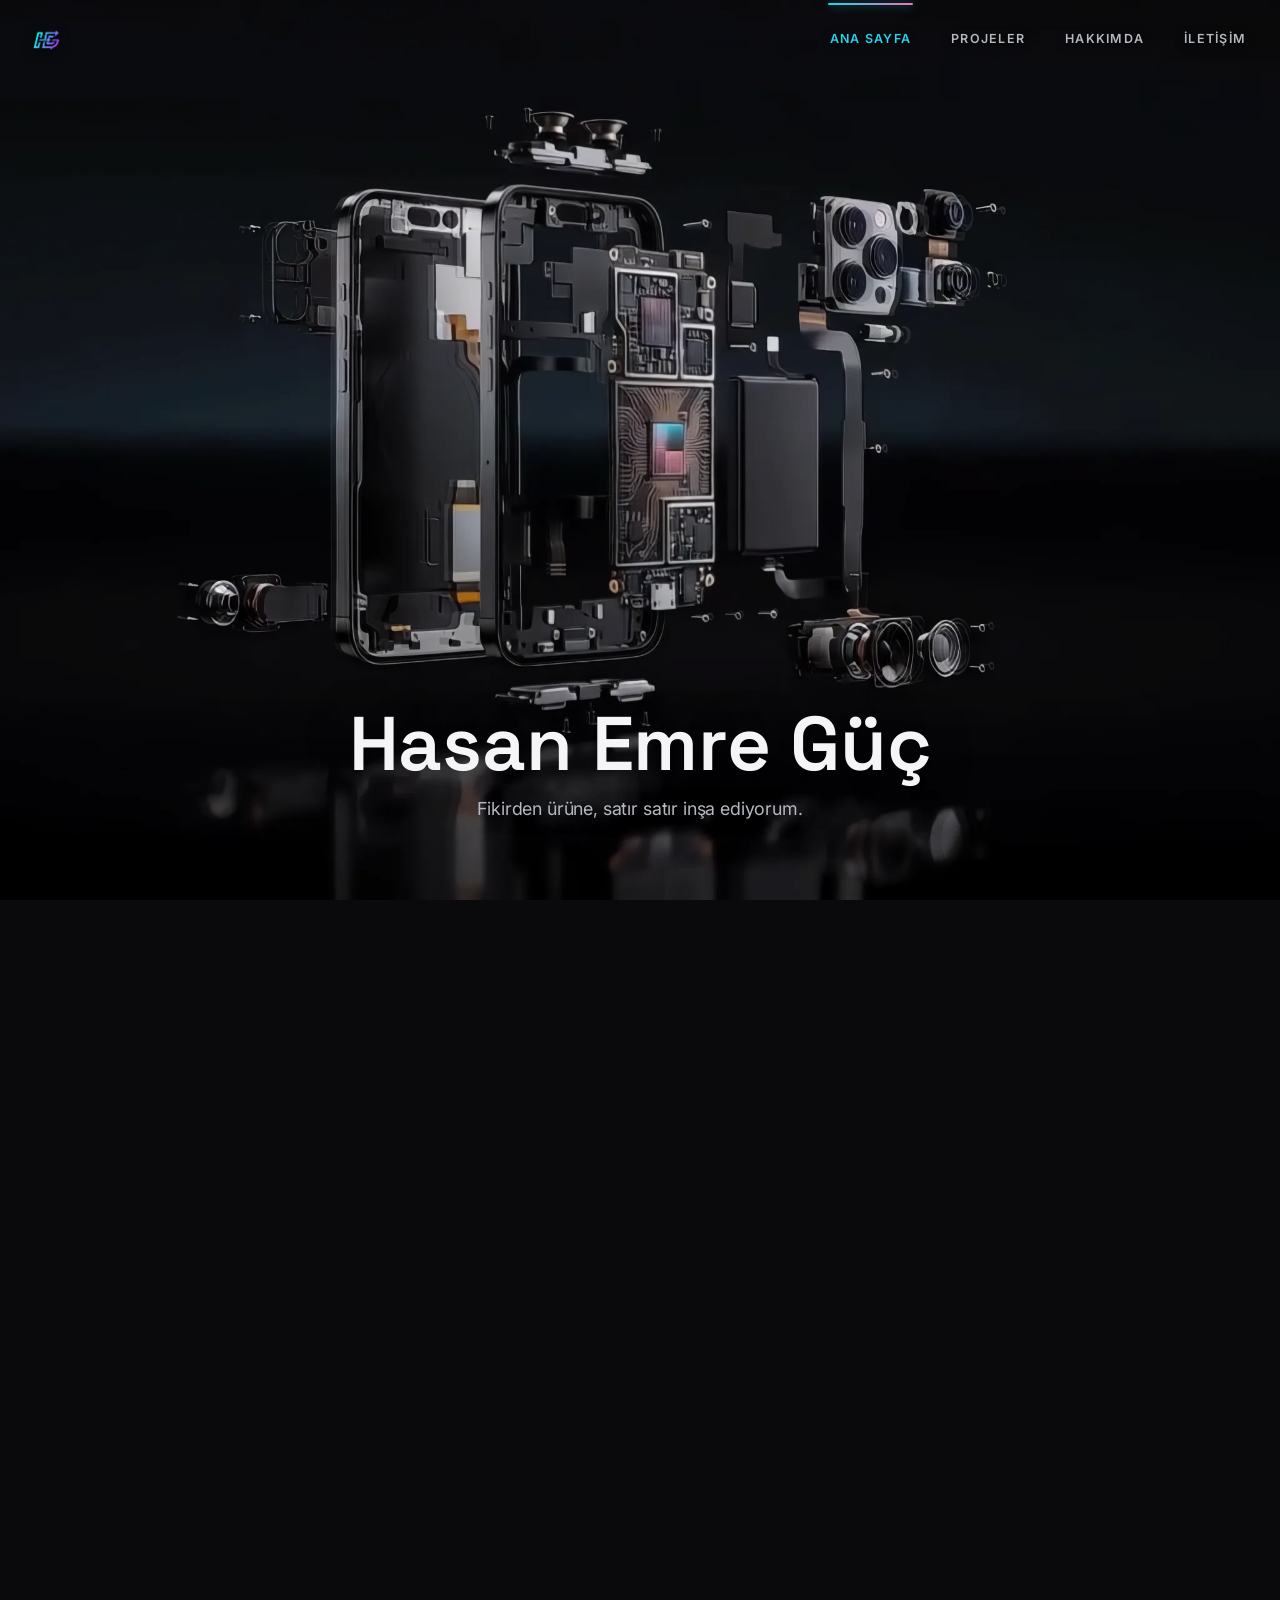
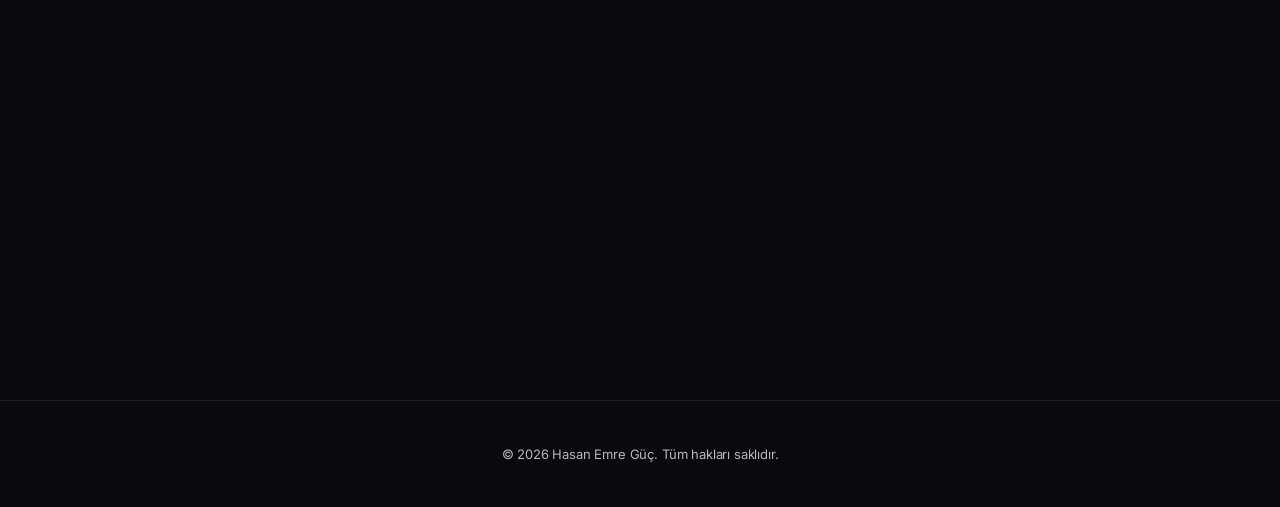
<file: index.html>
<!DOCTYPE html>
<html lang="tr">
<head>
<meta charset="UTF-8">
<meta name="viewport" content="width=device-width, initial-scale=1.0">
<title>Hasan Emre Güç — Yazılım Geliştirici</title>
<meta name="description" content="Hasan Emre Güç — yazılım geliştirici ve mühendis. Projeler, hakkında ve iletişim.">
<link rel="canonical" href="https://hemreguc.com/">

<meta property="og:type" content="website">
<meta property="og:url" content="https://hemreguc.com/">
<meta property="og:title" content="Hasan Emre Güç — Yazılım Geliştirici">
<meta property="og:description" content="Hasan Emre Güç — yazılım geliştirici ve mühendis. Projeler, hakkında ve iletişim.">
<meta property="og:image" content="https://hemreguc.com/assets/hero-frame-045.webp">
<meta property="og:locale" content="tr_TR">
<meta name="twitter:card" content="summary_large_image">
<meta name="twitter:title" content="Hasan Emre Güç — Yazılım Geliştirici">
<meta name="twitter:description" content="Hasan Emre Güç — yazılım geliştirici ve mühendis. Projeler, hakkında ve iletişim.">
<meta name="twitter:image" content="https://hemreguc.com/assets/hero-frame-045.webp">

<script type="application/ld+json">
{
  "@context": "https://schema.org",
  "@type": "Person",
  "name": "Hasan Emre Güç",
  "url": "https://hemreguc.com/",
  "jobTitle": "Yazılım Geliştirici",
  "image": "https://hemreguc.com/assets/logo-transparent.png"
}
</script>

<link rel="icon" type="image/png" href="assets/logo-transparent.png">
<link rel="apple-touch-icon" href="assets/apple-touch-icon.png">
<link rel="preconnect" href="https://fonts.googleapis.com">
<link rel="preconnect" href="https://fonts.gstatic.com" crossorigin>
<link href="https://fonts.googleapis.com/css2?family=Space+Grotesk:wght@500;600;700&family=Inter:wght@400;500;600&display=swap" rel="stylesheet">
<link rel="stylesheet" href="css/style.css">
</head>
<body class="is-loading">

<div class="preloader" id="preloader" aria-hidden="true">
  <img src="assets/logo-transparent.png" alt="" class="preloader-logo">
  <div class="preloader-count" id="preloaderCount">0%</div>
  <div class="preloader-bar"><div class="preloader-bar-fill" id="preloaderFill"></div></div>
</div>

<div class="scroll-progress" id="scrollProgress" aria-hidden="true"></div>

<header class="site-header site-header--transparent">
  <nav class="nav container">
    <a href="index.html" class="brand">
      <img src="assets/logo-transparent.png" alt="Hasan Emre Güç" class="brand-mark">
    </a>

    <button class="nav-toggle" id="navToggle" aria-label="Menüyü aç/kapat" aria-expanded="false">
      <span></span><span></span><span></span>
    </button>

    <ul class="nav-links" id="navLinks">
      <li class="nav-indicator" id="navIndicator" aria-hidden="true"></li>
      <li><a href="index.html" class="active">ANA SAYFA</a></li>
      <li><a href="projeler.html">PROJELER</a></li>
      <li><a href="hakkimda.html">HAKKIMDA</a></li>
      <li><a href="iletisim.html">İLETİŞİM</a></li>
    </ul>
  </nav>
</header>


<main>
  <div class="scrolly-container" id="scrollyContainer">
    <div class="scrolly-sticky">
      <canvas id="canvas"></canvas>

      <div class="scrolly-text scrolly-text--bottom" data-range="0,0.15">
        <div class="scrolly-text-inner">
          <h2>Hasan Emre Güç</h2>
          <p>Fikirden ürüne, satır satır inşa ediyorum.</p>
        </div>
      </div>

      <div class="scrolly-text scrolly-text--left" data-range="0.30,0.50">
        <div class="scrolly-text-inner">
          <h2>Parça Parça Mükemmellik.</h2>
          <p>Her bileşen, sağlam bir mimari üzerine özenle kuruluyor.</p>
        </div>
      </div>

      <div class="scrolly-text scrolly-text--left" data-range="0.65,0.80">
        <div class="scrolly-text-inner">
          <h2>Akıcı Deneyim, Güçlü Altyapı.</h2>
          <p>Performanstan ödün vermeden tasarlanan arayüzler.</p>
        </div>
      </div>

      <div class="scrolly-text scrolly-text--left" data-range="0.90,1.0">
        <div class="scrolly-text-inner">
          <h2>HEG Apps ile hayata geçiriyorum.</h2>
          <a href="projeler.html" class="scrolly-cta">Projelerimi Gör</a>
        </div>
      </div>
    </div>
  </div>
</main>

<footer class="site-footer">
  <div class="container">
    <p>&copy; <span id="year"></span> Hasan Emre Güç. Tüm hakları saklıdır.</p>
  </div>
</footer>

<script src="js/script.js"></script>
</body>
</html>
</file>
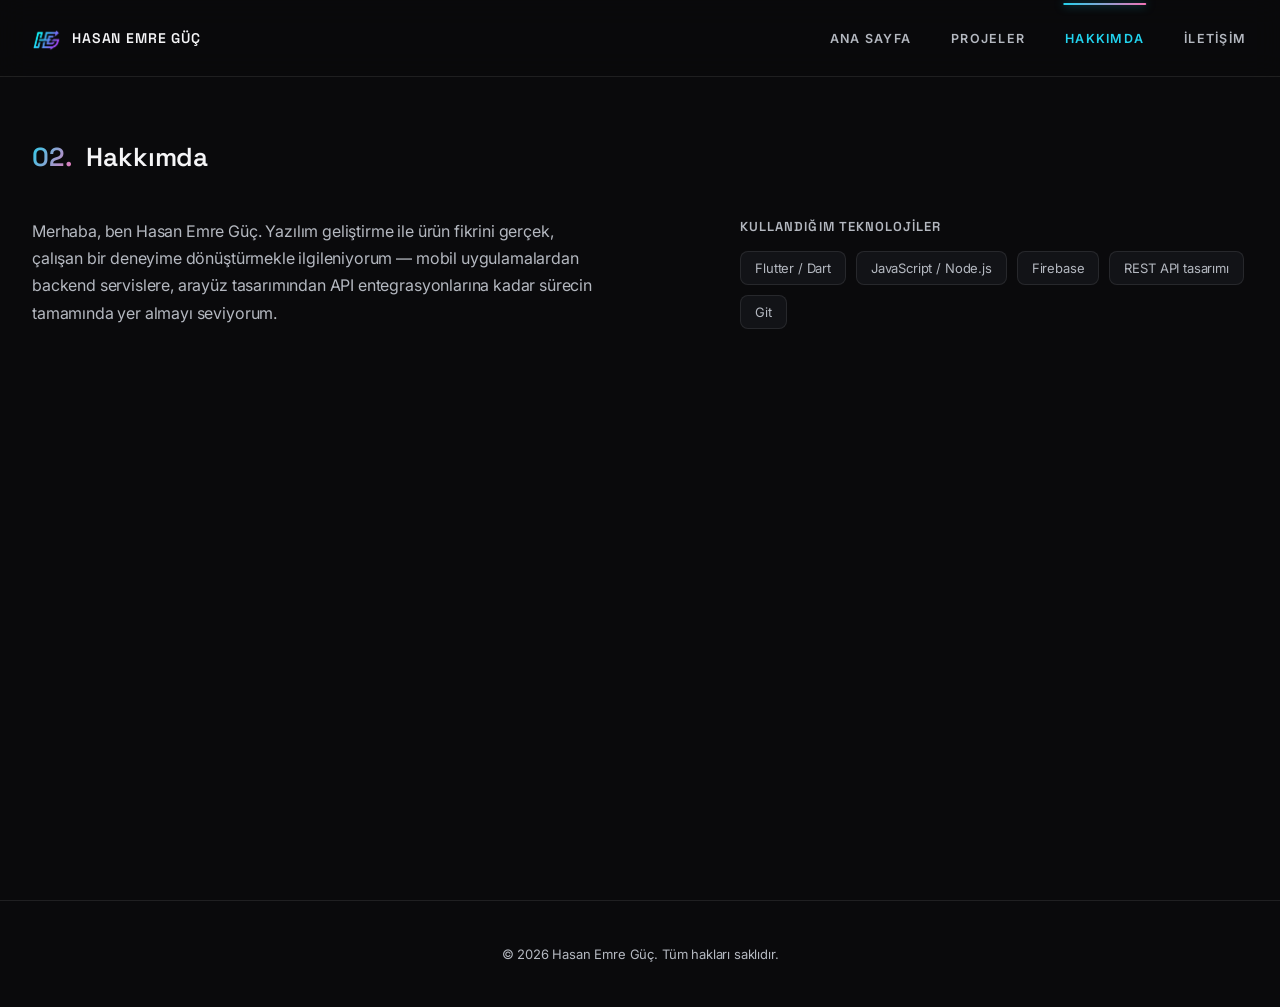
<file: hakkimda.html>
<!DOCTYPE html>
<html lang="tr">
<head>
<meta charset="UTF-8">
<meta name="viewport" content="width=device-width, initial-scale=1.0">
<title>Hakkımda — Hasan Emre Güç</title>
<meta name="description" content="Hasan Emre Güç hakkında — yazılım geliştirici ve mühendis.">
<link rel="canonical" href="https://hemreguc.com/hakkimda.html">

<meta property="og:type" content="website">
<meta property="og:url" content="https://hemreguc.com/hakkimda.html">
<meta property="og:title" content="Hakkımda — Hasan Emre Güç">
<meta property="og:description" content="Hasan Emre Güç hakkında — yazılım geliştirici ve mühendis.">
<meta property="og:image" content="https://hemreguc.com/assets/hero-frame-045.webp">
<meta property="og:locale" content="tr_TR">
<meta name="twitter:card" content="summary_large_image">
<meta name="twitter:title" content="Hakkımda — Hasan Emre Güç">
<meta name="twitter:description" content="Hasan Emre Güç hakkında — yazılım geliştirici ve mühendis.">
<meta name="twitter:image" content="https://hemreguc.com/assets/hero-frame-045.webp">

<link rel="icon" type="image/png" href="assets/logo-transparent.png">
<link rel="apple-touch-icon" href="assets/apple-touch-icon.png">
<link rel="preconnect" href="https://fonts.googleapis.com">
<link rel="preconnect" href="https://fonts.gstatic.com" crossorigin>
<link href="https://fonts.googleapis.com/css2?family=Space+Grotesk:wght@500;600;700&family=Inter:wght@400;500;600&display=swap" rel="stylesheet">
<link rel="stylesheet" href="css/style.css">
</head>
<body>

<div class="scroll-progress" id="scrollProgress" aria-hidden="true"></div>

<header class="site-header">
  <nav class="nav container">
    <a href="index.html" class="brand">
      <img src="assets/logo-transparent.png" alt="" class="brand-mark">
      <span class="brand-name">HASAN EMRE GÜÇ</span>
    </a>

    <button class="nav-toggle" id="navToggle" aria-label="Menüyü aç/kapat" aria-expanded="false">
      <span></span><span></span><span></span>
    </button>

    <ul class="nav-links" id="navLinks">
      <li class="nav-indicator" id="navIndicator" aria-hidden="true"></li>
      <li><a href="index.html">ANA SAYFA</a></li>
      <li><a href="projeler.html">PROJELER</a></li>
      <li><a href="hakkimda.html" class="active">HAKKIMDA</a></li>
      <li><a href="iletisim.html">İLETİŞİM</a></li>
    </ul>
  </nav>
</header>


<main class="page-main">
  <section class="section page-hero reveal">
    <h2 class="section-title"><span class="num">02.</span> Hakkımda</h2>
    <div class="about-grid">
      <p>
        Merhaba, ben Hasan Emre Güç. Yazılım geliştirme ile ürün fikrini gerçek, çalışan bir deneyime
        dönüştürmekle ilgileniyorum — mobil uygulamalardan backend servislere, arayüz tasarımından
        API entegrasyonlarına kadar sürecin tamamında yer almayı seviyorum.
      </p>
      <div class="about-stack">
        <h4>Kullandığım teknolojiler</h4>
        <div class="stack-tags">
          <span>Flutter / Dart</span>
          <span>JavaScript / Node.js</span>
          <span>Firebase</span>
          <span>REST API tasarımı</span>
          <span>Git</span>
        </div>
      </div>
    </div>
  </section>
</main>

<footer class="site-footer">
  <div class="container">
    <p>&copy; <span id="year"></span> Hasan Emre Güç. Tüm hakları saklıdır.</p>
  </div>
</footer>

<script src="js/script.js"></script>
</body>
</html>
</file>
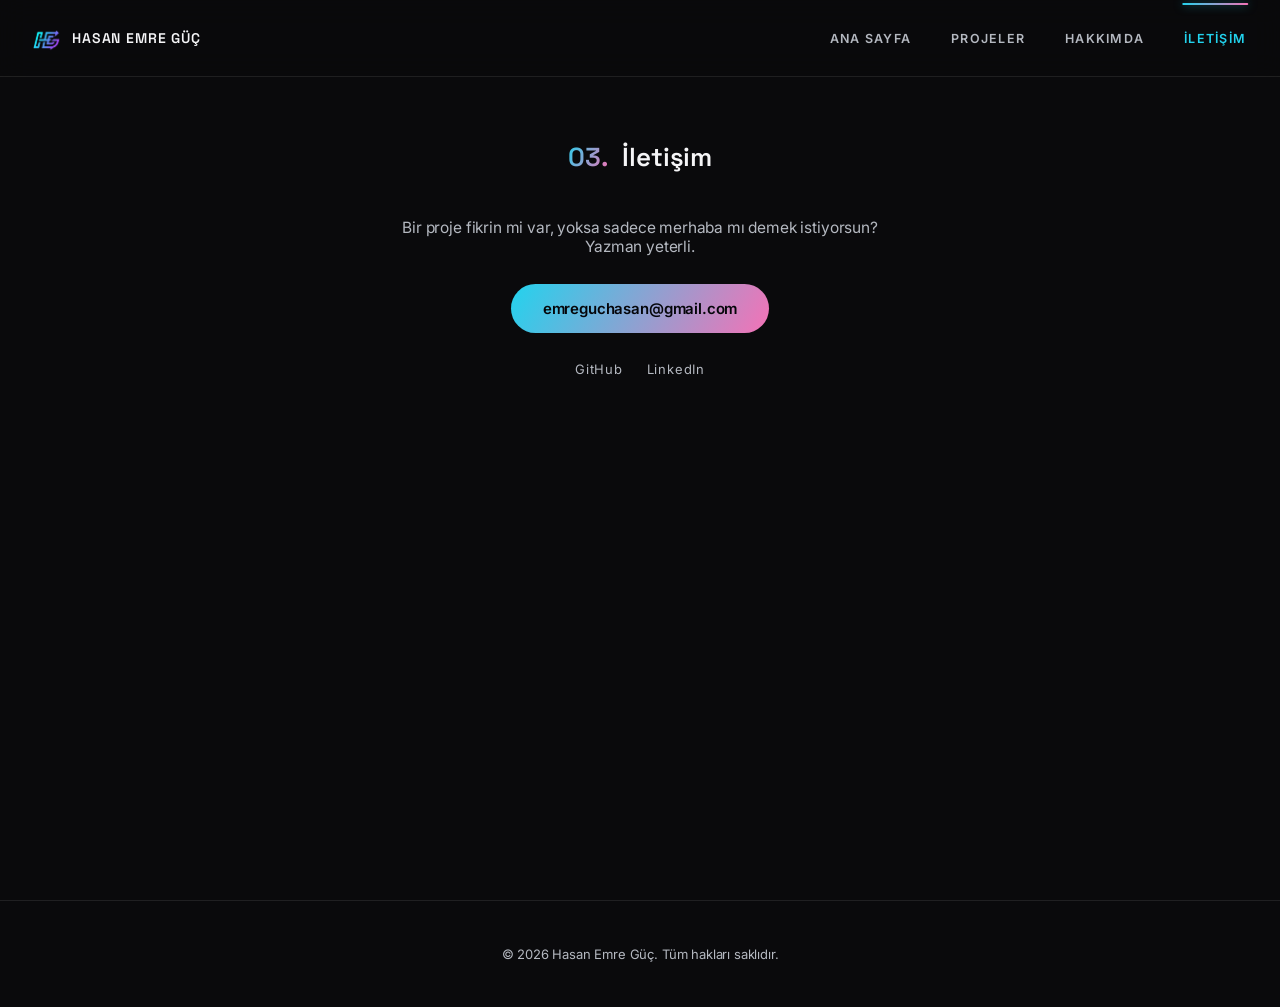
<file: iletisim.html>
<!DOCTYPE html>
<html lang="tr">
<head>
<meta charset="UTF-8">
<meta name="viewport" content="width=device-width, initial-scale=1.0">
<title>İletişim — Hasan Emre Güç</title>
<meta name="description" content="Hasan Emre Güç ile iletişime geç.">
<link rel="canonical" href="https://hemreguc.com/iletisim.html">

<meta property="og:type" content="website">
<meta property="og:url" content="https://hemreguc.com/iletisim.html">
<meta property="og:title" content="İletişim — Hasan Emre Güç">
<meta property="og:description" content="Hasan Emre Güç ile iletişime geç.">
<meta property="og:image" content="https://hemreguc.com/assets/hero-frame-045.webp">
<meta property="og:locale" content="tr_TR">
<meta name="twitter:card" content="summary_large_image">
<meta name="twitter:title" content="İletişim — Hasan Emre Güç">
<meta name="twitter:description" content="Hasan Emre Güç ile iletişime geç.">
<meta name="twitter:image" content="https://hemreguc.com/assets/hero-frame-045.webp">

<link rel="icon" type="image/png" href="assets/logo-transparent.png">
<link rel="apple-touch-icon" href="assets/apple-touch-icon.png">
<link rel="preconnect" href="https://fonts.googleapis.com">
<link rel="preconnect" href="https://fonts.gstatic.com" crossorigin>
<link href="https://fonts.googleapis.com/css2?family=Space+Grotesk:wght@500;600;700&family=Inter:wght@400;500;600&display=swap" rel="stylesheet">
<link rel="stylesheet" href="css/style.css">
</head>
<body>

<div class="scroll-progress" id="scrollProgress" aria-hidden="true"></div>

<header class="site-header">
  <nav class="nav container">
    <a href="index.html" class="brand">
      <img src="assets/logo-transparent.png" alt="" class="brand-mark">
      <span class="brand-name">HASAN EMRE GÜÇ</span>
    </a>

    <button class="nav-toggle" id="navToggle" aria-label="Menüyü aç/kapat" aria-expanded="false">
      <span></span><span></span><span></span>
    </button>

    <ul class="nav-links" id="navLinks">
      <li class="nav-indicator" id="navIndicator" aria-hidden="true"></li>
      <li><a href="index.html">ANA SAYFA</a></li>
      <li><a href="projeler.html">PROJELER</a></li>
      <li><a href="hakkimda.html">HAKKIMDA</a></li>
      <li><a href="iletisim.html" class="active">İLETİŞİM</a></li>
    </ul>
  </nav>
</header>


<main class="page-main">
  <section class="section page-hero contact reveal">
    <h2 class="section-title"><span class="num">03.</span> İletişim</h2>
    <p class="contact-lead">Bir proje fikrin mi var, yoksa sadece merhaba mı demek istiyorsun? Yazman yeterli.</p>
    <a class="contact-cta" href="mailto:emreguchasan@gmail.com">emreguchasan@gmail.com</a>
    <div class="social-links">
      <a href="#" aria-label="GitHub">GitHub</a>
      <a href="#" aria-label="LinkedIn">LinkedIn</a>
    </div>
  </section>
</main>

<footer class="site-footer">
  <div class="container">
    <p>&copy; <span id="year"></span> Hasan Emre Güç. Tüm hakları saklıdır.</p>
  </div>
</footer>

<script src="js/script.js"></script>
</body>
</html>
</file>
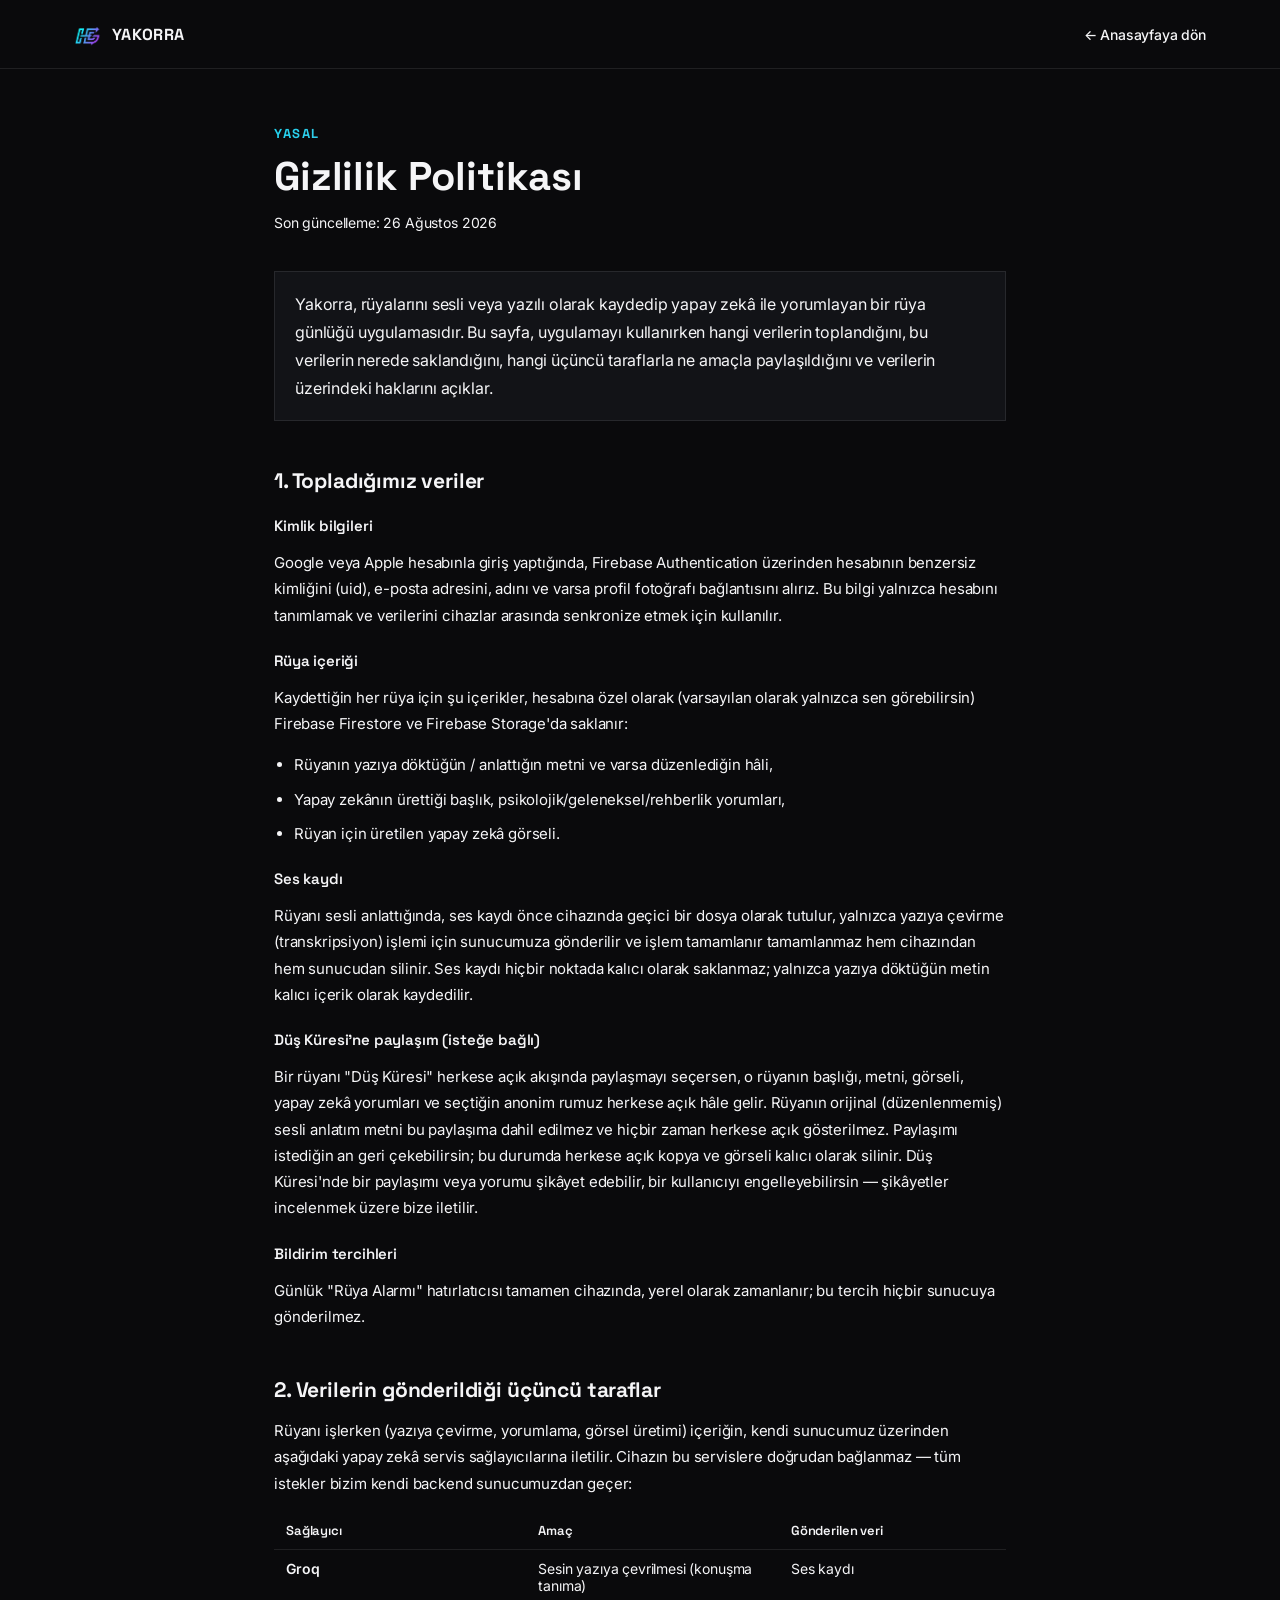
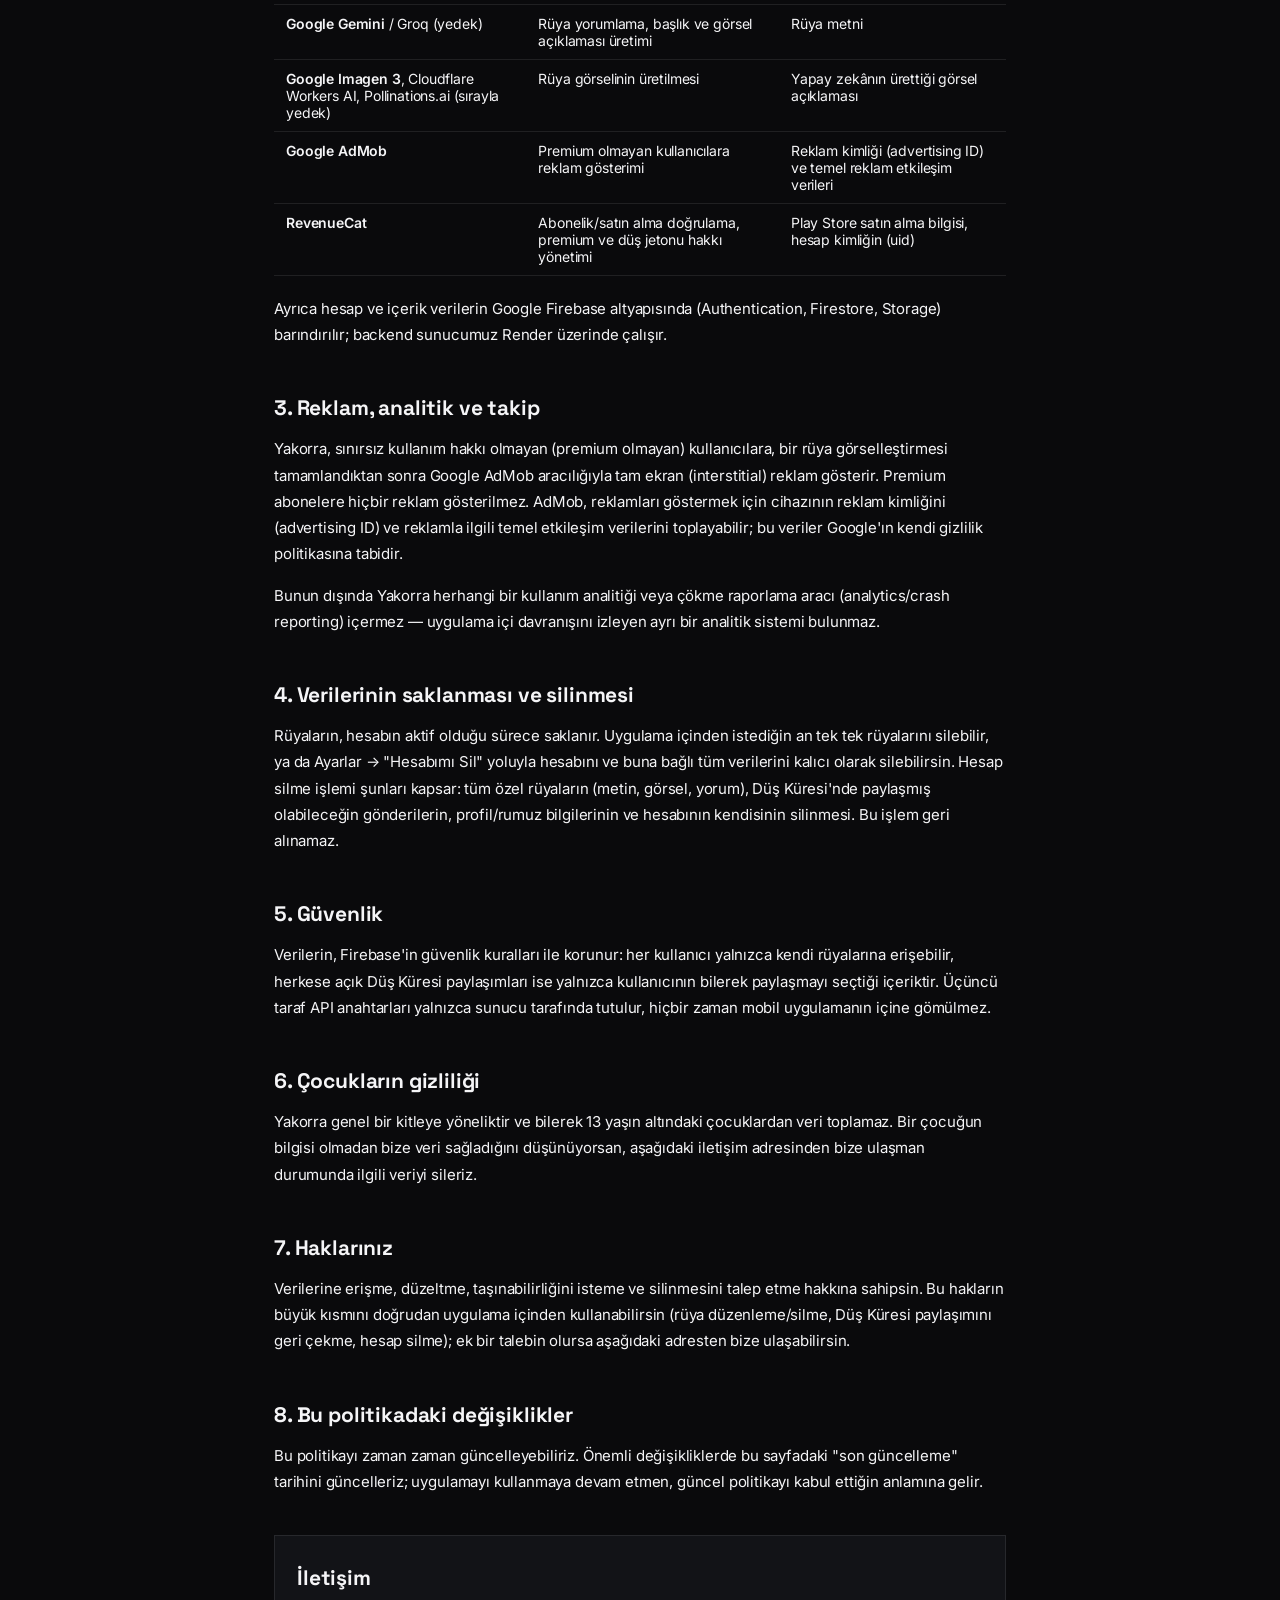
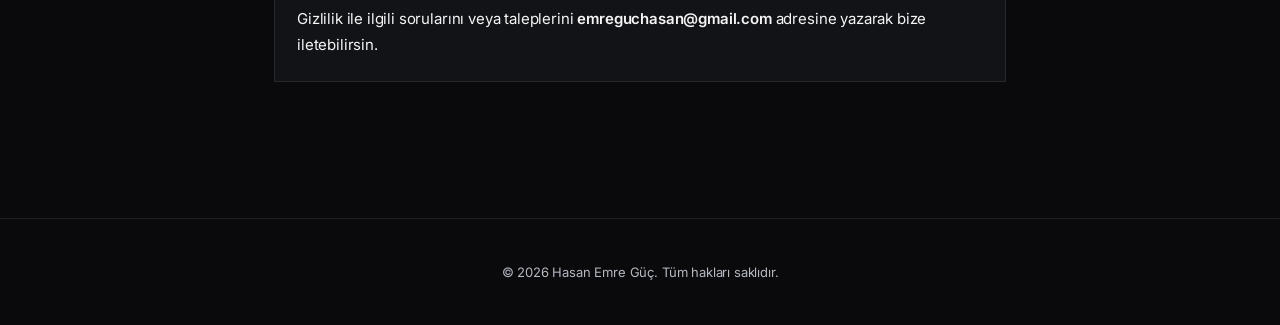
<file: privacy-policy.html>
<!DOCTYPE html>
<html lang="tr">
<head>
<meta charset="UTF-8">
<meta name="viewport" content="width=device-width, initial-scale=1.0">
<title>Yakorra — Gizlilik Politikası</title>
<meta name="description" content="Yakorra rüya günlüğü uygulamasının gizlilik politikası: toplanan veriler, üçüncü taraf işlemciler ve kullanıcı hakları.">
<link rel="canonical" href="https://hemreguc.com/privacy-policy.html">

<meta property="og:type" content="website">
<meta property="og:url" content="https://hemreguc.com/privacy-policy.html">
<meta property="og:title" content="Yakorra — Gizlilik Politikası">
<meta property="og:description" content="Yakorra rüya günlüğü uygulamasının gizlilik politikası: toplanan veriler, üçüncü taraf işlemciler ve kullanıcı hakları.">
<meta property="og:image" content="https://hemreguc.com/assets/hero-frame-045.webp">
<meta property="og:locale" content="tr_TR">
<meta name="twitter:card" content="summary_large_image">
<meta name="twitter:title" content="Yakorra — Gizlilik Politikası">
<meta name="twitter:description" content="Yakorra rüya günlüğü uygulamasının gizlilik politikası: toplanan veriler, üçüncü taraf işlemciler ve kullanıcı hakları.">
<meta name="twitter:image" content="https://hemreguc.com/assets/hero-frame-045.webp">

<link rel="icon" type="image/png" href="assets/logo-transparent.png">
<link rel="apple-touch-icon" href="assets/apple-touch-icon.png">
<link rel="preconnect" href="https://fonts.googleapis.com">
<link rel="preconnect" href="https://fonts.gstatic.com" crossorigin>
<link href="https://fonts.googleapis.com/css2?family=Space+Grotesk:wght@500;700&family=Inter:wght@400;500;600&display=swap" rel="stylesheet">
<link rel="stylesheet" href="css/style.css?v=2">
<style>
  .legal-header {
    border-bottom: 1px solid var(--border);
    background: var(--bg-alt);
  }
  .legal-header .container {
    max-width: var(--max-width);
    margin: 0 auto;
    padding: 20px 24px;
    display: flex;
    align-items: center;
    justify-content: space-between;
    gap: 16px;
  }
  .legal-brand {
    display: flex;
    align-items: center;
    gap: 10px;
    text-decoration: none;
    color: var(--text);
  }
  .legal-brand img { width: 28px; height: 28px; }
  .legal-brand span {
    font-family: 'Space Grotesk', sans-serif;
    font-weight: 700;
    letter-spacing: 0.02em;
  }
  .legal-back {
    color: var(--text-dim);
    text-decoration: none;
    font-size: 14px;
    font-weight: 500;
  }
  .legal-back:hover { color: var(--text); }

  .legal-main {
    max-width: 780px;
    margin: 0 auto;
    padding: 56px 24px 96px;
  }
  .legal-eyebrow {
    font-family: 'Space Grotesk', sans-serif;
    font-size: 13px;
    font-weight: 700;
    letter-spacing: 0.12em;
    text-transform: uppercase;
    background: var(--gradient);
    -webkit-background-clip: text;
    background-clip: text;
    color: transparent;
    margin: 0 0 12px;
  }
  .legal-title {
    font-family: 'Space Grotesk', sans-serif;
    font-size: clamp(28px, 5vw, 40px);
    font-weight: 700;
    line-height: 1.15;
    margin: 0 0 14px;
  }
  .legal-updated {
    color: var(--text-dim);
    font-size: 14px;
    margin: 0 0 40px;
  }
  .legal-lead {
    color: var(--text);
    font-size: 16px;
    line-height: 1.75;
    margin: 0 0 40px;
    padding: 18px 20px;
    background: var(--card-bg);
    border: 1px solid var(--border);
    border-radius: var(--radius);
  }
  .legal-section { margin: 0 0 40px; }
  .legal-section h2 {
    font-family: 'Space Grotesk', sans-serif;
    font-size: 21px;
    font-weight: 700;
    margin: 0 0 14px;
    padding-top: 6px;
  }
  .legal-section h3 {
    font-size: 15px;
    font-weight: 600;
    margin: 22px 0 8px;
    color: var(--text);
  }
  .legal-section p, .legal-section li {
    color: var(--text-dim);
    font-size: 15px;
    line-height: 1.75;
  }
  .legal-section ul { margin: 0 0 14px; padding-left: 20px; }
  .legal-section li { margin-bottom: 8px; }
  .legal-section strong { color: var(--text); font-weight: 600; }
  .legal-table {
    width: 100%;
    border-collapse: collapse;
    margin: 8px 0 20px;
    font-size: 14px;
  }
  .legal-table th, .legal-table td {
    text-align: left;
    padding: 10px 12px;
    border-bottom: 1px solid var(--border);
    color: var(--text-dim);
    vertical-align: top;
  }
  .legal-table th {
    color: var(--text);
    font-weight: 600;
    font-family: 'Space Grotesk', sans-serif;
    font-size: 13px;
  }
  .legal-table td strong { color: var(--text); }
  .legal-contact {
    padding: 22px;
    background: var(--card-bg);
    border: 1px solid var(--border);
    border-radius: var(--radius);
  }
  .legal-contact a {
    color: var(--cyan);
    text-decoration: none;
    font-weight: 600;
  }
  .legal-contact a:hover { text-decoration: underline; }
  @media (max-width: 600px) {
    .legal-table { display: block; overflow-x: auto; }
  }
</style>
</head>
<body>

<header class="legal-header">
  <div class="container">
    <a href="index.html" class="legal-brand">
      <img src="assets/logo-transparent.png" alt="">
      <span>YAKORRA</span>
    </a>
    <a href="index.html" class="legal-back">← Anasayfaya dön</a>
  </div>
</header>

<main class="legal-main">
  <p class="legal-eyebrow">Yasal</p>
  <h1 class="legal-title">Gizlilik Politikası</h1>
  <p class="legal-updated">Son güncelleme: 26 Ağustos 2026</p>

  <p class="legal-lead">
    Yakorra, rüyalarını sesli veya yazılı olarak kaydedip yapay zekâ ile yorumlayan bir rüya günlüğü
    uygulamasıdır. Bu sayfa, uygulamayı kullanırken hangi verilerin toplandığını, bu verilerin nerede
    saklandığını, hangi üçüncü taraflarla ne amaçla paylaşıldığını ve verilerin üzerindeki haklarını
    açıklar.
  </p>

  <section class="legal-section">
    <h2>1. Topladığımız veriler</h2>

    <h3>Kimlik bilgileri</h3>
    <p>
      Google veya Apple hesabınla giriş yaptığında, Firebase Authentication üzerinden hesabının
      benzersiz kimliğini (uid), e-posta adresini, adını ve varsa profil fotoğrafı bağlantısını
      alırız. Bu bilgi yalnızca hesabını tanımlamak ve verilerini cihazlar arasında senkronize etmek
      için kullanılır.
    </p>

    <h3>Rüya içeriği</h3>
    <p>
      Kaydettiğin her rüya için şu içerikler, hesabına özel olarak (varsayılan olarak yalnızca sen
      görebilirsin) Firebase Firestore ve Firebase Storage'da saklanır:
    </p>
    <ul>
      <li>Rüyanın yazıya döktüğün / anlattığın metni ve varsa düzenlediğin hâli,</li>
      <li>Yapay zekânın ürettiği başlık, psikolojik/geleneksel/rehberlik yorumları,</li>
      <li>Rüyan için üretilen yapay zekâ görseli.</li>
    </ul>

    <h3>Ses kaydı</h3>
    <p>
      Rüyanı sesli anlattığında, ses kaydı önce cihazında geçici bir dosya olarak tutulur, yalnızca
      yazıya çevirme (transkripsiyon) işlemi için sunucumuza gönderilir ve işlem tamamlanır tamamlanmaz
      hem cihazından hem sunucudan silinir. Ses kaydı hiçbir noktada kalıcı olarak saklanmaz; yalnızca
      yazıya döktüğün metin kalıcı içerik olarak kaydedilir.
    </p>

    <h3>Düş Küresi'ne paylaşım (isteğe bağlı)</h3>
    <p>
      Bir rüyanı "Düş Küresi" herkese açık akışında paylaşmayı seçersen, o rüyanın başlığı, metni,
      görseli, yapay zekâ yorumları ve seçtiğin anonim rumuz herkese açık hâle gelir. Rüyanın orijinal
      (düzenlenmemiş) sesli anlatım metni bu paylaşıma dahil edilmez ve hiçbir zaman herkese açık
      gösterilmez. Paylaşımı istediğin an geri çekebilirsin; bu durumda herkese açık kopya ve görseli
      kalıcı olarak silinir. Düş Küresi'nde bir paylaşımı veya yorumu şikâyet edebilir, bir kullanıcıyı
      engelleyebilirsin — şikâyetler incelenmek üzere bize iletilir.
    </p>

    <h3>Bildirim tercihleri</h3>
    <p>
      Günlük "Rüya Alarmı" hatırlatıcısı tamamen cihazında, yerel olarak zamanlanır; bu tercih hiçbir
      sunucuya gönderilmez.
    </p>
  </section>

  <section class="legal-section">
    <h2>2. Verilerin gönderildiği üçüncü taraflar</h2>
    <p>
      Rüyanı işlerken (yazıya çevirme, yorumlama, görsel üretimi) içeriğin, kendi sunucumuz üzerinden
      aşağıdaki yapay zekâ servis sağlayıcılarına iletilir. Cihazın bu servislere doğrudan bağlanmaz —
      tüm istekler bizim kendi backend sunucumuzdan geçer:
    </p>
    <table class="legal-table">
      <tr><th>Sağlayıcı</th><th>Amaç</th><th>Gönderilen veri</th></tr>
      <tr><td><strong>Groq</strong></td><td>Sesin yazıya çevrilmesi (konuşma tanıma)</td><td>Ses kaydı</td></tr>
      <tr><td><strong>Google Gemini</strong> / Groq (yedek)</td><td>Rüya yorumlama, başlık ve görsel açıklaması üretimi</td><td>Rüya metni</td></tr>
      <tr><td><strong>Google Imagen 3</strong>, Cloudflare Workers AI, Pollinations.ai (sırayla yedek)</td><td>Rüya görselinin üretilmesi</td><td>Yapay zekânın ürettiği görsel açıklaması</td></tr>
      <tr><td><strong>Google AdMob</strong></td><td>Premium olmayan kullanıcılara reklam gösterimi</td><td>Reklam kimliği (advertising ID) ve temel reklam etkileşim verileri</td></tr>
      <tr><td><strong>RevenueCat</strong></td><td>Abonelik/satın alma doğrulama, premium ve düş jetonu hakkı yönetimi</td><td>Play Store satın alma bilgisi, hesap kimliğin (uid)</td></tr>
    </table>
    <p>
      Ayrıca hesap ve içerik verilerin Google Firebase altyapısında (Authentication, Firestore, Storage)
      barındırılır; backend sunucumuz Render üzerinde çalışır.
    </p>
  </section>

  <section class="legal-section">
    <h2>3. Reklam, analitik ve takip</h2>
    <p>
      Yakorra, sınırsız kullanım hakkı olmayan (premium olmayan) kullanıcılara, bir rüya
      görselleştirmesi tamamlandıktan sonra Google AdMob aracılığıyla tam ekran (interstitial) reklam
      gösterir. Premium abonelere hiçbir reklam gösterilmez. AdMob, reklamları göstermek için cihazının
      reklam kimliğini (advertising ID) ve reklamla ilgili temel etkileşim verilerini toplayabilir; bu
      veriler Google'ın kendi gizlilik politikasına tabidir.
    </p>
    <p>
      Bunun dışında Yakorra herhangi bir kullanım analitiği veya çökme raporlama aracı (analytics/crash
      reporting) içermez — uygulama içi davranışını izleyen ayrı bir analitik sistemi bulunmaz.
    </p>
  </section>

  <section class="legal-section">
    <h2>4. Verilerinin saklanması ve silinmesi</h2>
    <p>
      Rüyaların, hesabın aktif olduğu sürece saklanır. Uygulama içinden istediğin an tek tek rüyalarını
      silebilir, ya da Ayarlar → "Hesabımı Sil" yoluyla hesabını ve buna bağlı tüm verilerini kalıcı
      olarak silebilirsin. Hesap silme işlemi şunları kapsar: tüm özel rüyaların (metin, görsel, yorum),
      Düş Küresi'nde paylaşmış olabileceğin gönderilerin, profil/rumuz bilgilerinin ve hesabının kendisinin
      silinmesi. Bu işlem geri alınamaz.
    </p>
  </section>

  <section class="legal-section">
    <h2>5. Güvenlik</h2>
    <p>
      Verilerin, Firebase'in güvenlik kuralları ile korunur: her kullanıcı yalnızca kendi rüyalarına
      erişebilir, herkese açık Düş Küresi paylaşımları ise yalnızca kullanıcının bilerek paylaşmayı
      seçtiği içeriktir. Üçüncü taraf API anahtarları yalnızca sunucu tarafında tutulur, hiçbir zaman
      mobil uygulamanın içine gömülmez.
    </p>
  </section>

  <section class="legal-section">
    <h2>6. Çocukların gizliliği</h2>
    <p>
      Yakorra genel bir kitleye yöneliktir ve bilerek 13 yaşın altındaki çocuklardan veri toplamaz.
      Bir çocuğun bilgisi olmadan bize veri sağladığını düşünüyorsan, aşağıdaki iletişim adresinden
      bize ulaşman durumunda ilgili veriyi sileriz.
    </p>
  </section>

  <section class="legal-section">
    <h2>7. Haklarınız</h2>
    <p>
      Verilerine erişme, düzeltme, taşınabilirliğini isteme ve silinmesini talep etme hakkına sahipsin.
      Bu hakların büyük kısmını doğrudan uygulama içinden kullanabilirsin (rüya düzenleme/silme, Düş
      Küresi paylaşımını geri çekme, hesap silme); ek bir talebin olursa aşağıdaki adresten bize
      ulaşabilirsin.
    </p>
  </section>

  <section class="legal-section">
    <h2>8. Bu politikadaki değişiklikler</h2>
    <p>
      Bu politikayı zaman zaman güncelleyebiliriz. Önemli değişikliklerde bu sayfadaki "son güncelleme"
      tarihini güncelleriz; uygulamayı kullanmaya devam etmen, güncel politikayı kabul ettiğin anlamına
      gelir.
    </p>
  </section>

  <section class="legal-section legal-contact">
    <h2 style="margin-top:0;">İletişim</h2>
    <p style="margin-bottom:0;">
      Gizlilik ile ilgili sorularını veya taleplerini
      <a href="mailto:emreguchasan@gmail.com">emreguchasan@gmail.com</a>
      adresine yazarak bize iletebilirsin.
    </p>
  </section>
</main>

<footer class="site-footer">
  <div class="container">
    <p>&copy; 2026 Hasan Emre Güç. Tüm hakları saklıdır.</p>
  </div>
</footer>

</body>
</html>
</file>
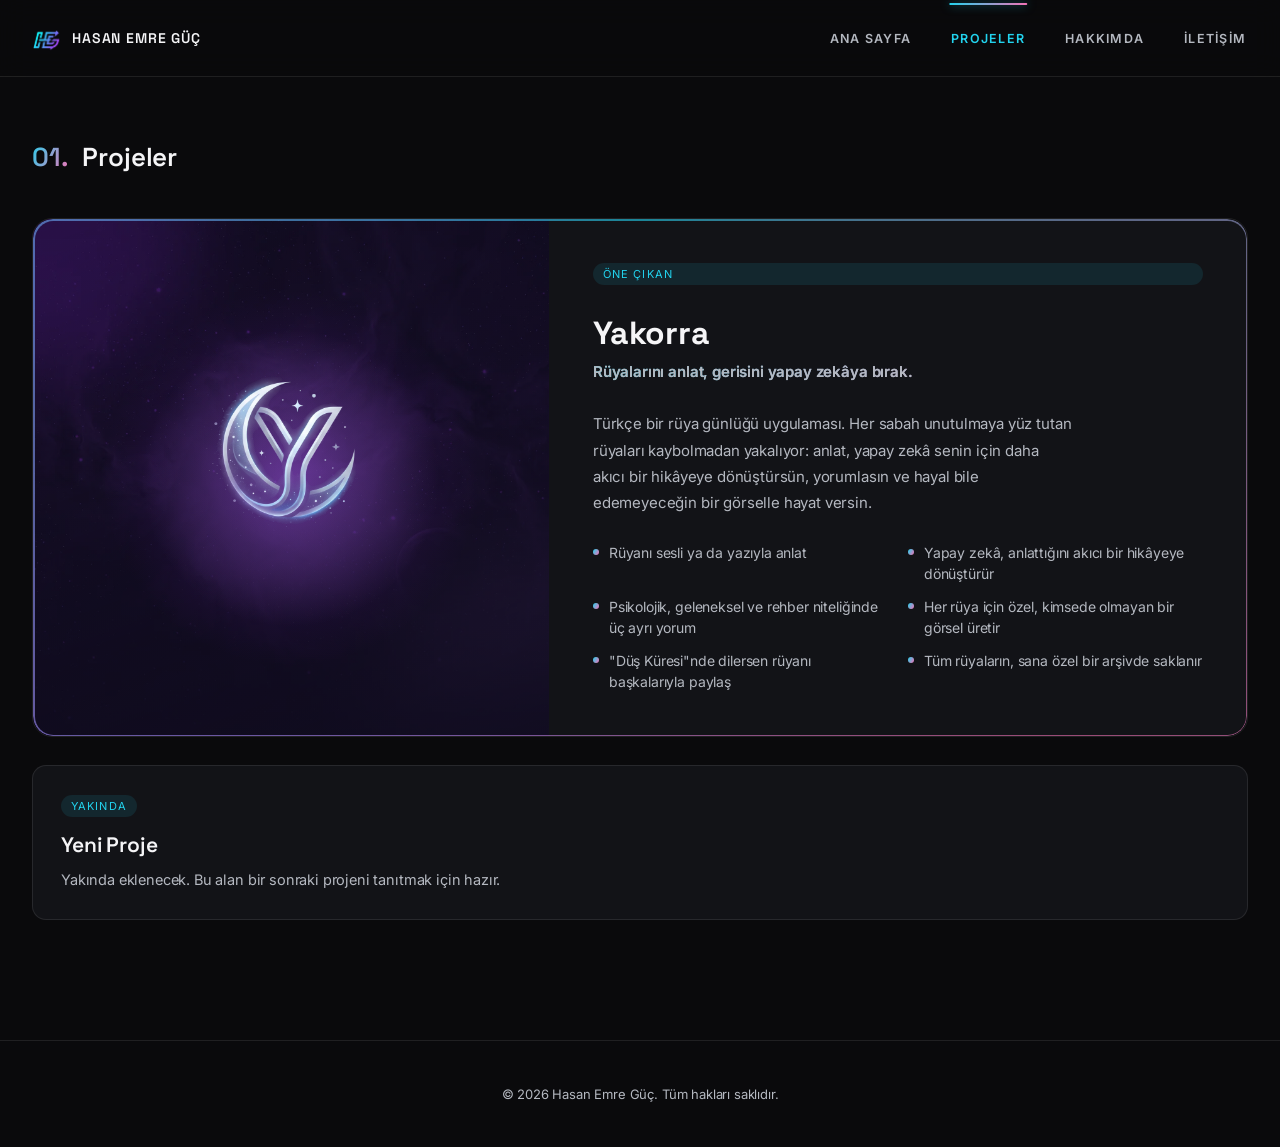
<file: projeler.html>
<!DOCTYPE html>
<html lang="tr">
<head>
<meta charset="UTF-8">
<meta name="viewport" content="width=device-width, initial-scale=1.0">
<title>Projeler — Hasan Emre Güç</title>
<meta name="description" content="Hasan Emre Güç'ün geliştirdiği projeler.">
<link rel="canonical" href="https://hemreguc.com/projeler.html">

<meta property="og:type" content="website">
<meta property="og:url" content="https://hemreguc.com/projeler.html">
<meta property="og:title" content="Projeler — Hasan Emre Güç">
<meta property="og:description" content="Hasan Emre Güç'ün geliştirdiği projeler.">
<meta property="og:image" content="https://hemreguc.com/assets/hero-frame-045.webp">
<meta property="og:locale" content="tr_TR">
<meta name="twitter:card" content="summary_large_image">
<meta name="twitter:title" content="Projeler — Hasan Emre Güç">
<meta name="twitter:description" content="Hasan Emre Güç'ün geliştirdiği projeler.">
<meta name="twitter:image" content="https://hemreguc.com/assets/hero-frame-045.webp">

<link rel="icon" type="image/png" href="assets/logo-transparent.png">
<link rel="apple-touch-icon" href="assets/apple-touch-icon.png">
<link rel="preconnect" href="https://fonts.googleapis.com">
<link rel="preconnect" href="https://fonts.gstatic.com" crossorigin>
<link href="https://fonts.googleapis.com/css2?family=Space+Grotesk:wght@500;600;700&family=Inter:wght@400;500;600&display=swap" rel="stylesheet">
<link rel="stylesheet" href="css/style.css">
</head>
<body>

<div class="scroll-progress" id="scrollProgress" aria-hidden="true"></div>

<header class="site-header">
  <nav class="nav container">
    <a href="index.html" class="brand">
      <img src="assets/logo-transparent.png" alt="" class="brand-mark">
      <span class="brand-name">HASAN EMRE GÜÇ</span>
    </a>

    <button class="nav-toggle" id="navToggle" aria-label="Menüyü aç/kapat" aria-expanded="false">
      <span></span><span></span><span></span>
    </button>

    <ul class="nav-links" id="navLinks">
      <li class="nav-indicator" id="navIndicator" aria-hidden="true"></li>
      <li><a href="index.html">ANA SAYFA</a></li>
      <li><a href="projeler.html" class="active">PROJELER</a></li>
      <li><a href="hakkimda.html">HAKKIMDA</a></li>
      <li><a href="iletisim.html">İLETİŞİM</a></li>
    </ul>
  </nav>
</header>


<main class="page-main">
  <section class="section page-hero reveal">
    <h2 class="section-title"><span class="num">01.</span> Projeler</h2>
    <article class="feature-project reveal">
      <div class="feature-project__visual" id="ssTrigger" role="button" tabindex="0" aria-label="Yakorra ekran görüntülerini gör">
        <div class="feature-project__sweep" aria-hidden="true"></div>
        <img src="assets/yakorra-logo.webp" alt="Yakorra" class="feature-project__icon">
        <span class="feature-project__hint">📱 Ekran görüntülerini gör</span>
      </div>
      <div class="feature-project__body">
        <div class="project-tag">Öne Çıkan</div>
        <h3>Yakorra</h3>
        <p class="feature-project__tagline">Rüyalarını anlat, gerisini yapay zekâya bırak.</p>
        <p>
          Türkçe bir rüya günlüğü uygulaması. Her sabah unutulmaya yüz tutan rüyaları
          kaybolmadan yakalıyor: anlat, yapay zekâ senin için daha akıcı bir hikâyeye
          dönüştürsün, yorumlasın ve hayal bile edemeyeceğin bir görselle hayat versin.
        </p>
        <ul class="feature-list">
          <li>Rüyanı sesli ya da yazıyla anlat</li>
          <li>Yapay zekâ, anlattığını akıcı bir hikâyeye dönüştürür</li>
          <li>Psikolojik, geleneksel ve rehber niteliğinde üç ayrı yorum</li>
          <li>Her rüya için özel, kimsede olmayan bir görsel üretir</li>
          <li>"Düş Küresi"nde dilersen rüyanı başkalarıyla paylaş</li>
          <li>Tüm rüyaların, sana özel bir arşivde saklanır</li>
        </ul>
      </div>
    </article>

    <div class="projects-grid">
      <article class="project-card">
        <div class="project-tag">Yakında</div>
        <h3>Yeni Proje</h3>
        <p>Yakında eklenecek. Bu alan bir sonraki projeni tanıtmak için hazır.</p>
      </article>
    </div>
  </section>
</main>

<footer class="site-footer">
  <div class="container">
    <p>&copy; <span id="year"></span> Hasan Emre Güç. Tüm hakları saklıdır.</p>
  </div>
</footer>

<!-- ============ YAKORRA EKRAN GÖRÜNTÜSÜ GALERİSİ ============ -->
<div class="ss-modal" id="ssModal">
  <button class="ss-modal__close" id="ssModalClose" aria-label="Kapat">✕</button>
  <div class="ss-modal__stage">
    <div class="ss-modal__notes ss-modal__notes--left" id="ssNotesLeft"></div>

    <button class="ss-modal__nav ss-modal__nav--prev" id="ssPrev" aria-label="Önceki ekran">‹</button>

    <div class="ss-modal__phone-wrap">
      <div class="ss-modal__phone" id="ssPhone">
        <div class="ss-modal__screen" id="ssScreen"></div>
      </div>
      <p class="ss-modal__caption" id="ssCaption"></p>
      <div class="ss-modal__dots" id="ssDots"></div>
    </div>

    <button class="ss-modal__nav ss-modal__nav--next" id="ssNext" aria-label="Sonraki ekran">›</button>

    <div class="ss-modal__notes ss-modal__notes--right" id="ssNotesRight"></div>
  </div>
</div>

<script src="js/script.js"></script>
</body>
</html>
</file>
<file: css/style.css>
:root {
  /* Sampled from the hero frame sequence (assets/hero-frame-*.webp) —
     a near-black studio backdrop; text colors below stay light-on-dark
     to stay legible against the real footage. */
  --bg: #0a0a0c;
  --heading: #f5f5f7;
  --body: #b4b8c0;
  --accent-a: #22d3ee;
  --accent-b: #f472b6;
  --gradient: linear-gradient(120deg, var(--accent-a), var(--accent-b));
  --card-bg: #121317;
  --border: rgba(255, 255, 255, 0.09);
  --max-width: 1180px;
}

* { box-sizing: border-box; }

html { scroll-behavior: smooth; }

html, body {
  margin: 0;
  height: 100%;
  background: var(--bg);
  color: var(--heading);
  font-family: -apple-system, 'Inter', system-ui, sans-serif;
  letter-spacing: -0.01em;
  -webkit-font-smoothing: antialiased;
}

h1, h2, h3, h4 {
  font-family: 'Space Grotesk', 'Inter', sans-serif;
  margin: 0;
}

/* Not: bu kural eskiden * seçiciyle TÜM elementleri kapsıyordu, bu da
   sonradan eklenen her küçük UI geçişini (kart animasyonları, galeri
   kaydırması vb.) sessizce anlık hale getirip "animasyon çalışmıyor" gibi
   görünen hatalara yol açıyordu. Asıl amaç kaydırmaya bağlı büyük hero
   parallax'ını (baş dönmesi riski taşıyan asıl unsur) yumuşatmaktı — o
   yüzden kapsamı sadece scrolly hero'ya daraltıldı; küçük/dekoratif UI
   geçişleri artık bu kısıtlamadan etkilenmiyor. */
@media (prefers-reduced-motion: reduce) {
  html { scroll-behavior: auto; }
  .scrolly-text, #canvas, .hero__scroll {
    animation-duration: 0.001ms !important;
    transition-duration: 0.001ms !important;
  }
}

body.is-loading { overflow: hidden; height: 100vh; }

/* Preloader */
.preloader {
  position: fixed;
  inset: 0;
  z-index: 9999;
  display: flex;
  flex-direction: column;
  align-items: center;
  justify-content: center;
  gap: 18px;
  background: var(--bg);
  transition: opacity 0.6s ease, visibility 0.6s ease;
}
.preloader.is-hidden { opacity: 0; visibility: hidden; pointer-events: none; }
@keyframes preloaderPulse { 0%, 100% { opacity: 0.6; transform: scale(0.95); } 50% { opacity: 1; transform: scale(1.03); } }
.preloader-logo {
  width: 56px;
  height: 56px;
  animation: preloaderPulse 1.1s ease-in-out infinite;
  filter: drop-shadow(0 0 20px rgba(34, 211, 238, 0.35));
}
.preloader-count {
  font-size: 15px;
  font-variant-numeric: tabular-nums;
  color: var(--heading);
  min-width: 3.4em;
  text-align: center;
}
.preloader-bar {
  width: 220px;
  height: 2px;
  background: rgba(255, 255, 255, 0.12);
  border-radius: 2px;
  overflow: hidden;
}
.preloader-bar-fill {
  height: 100%;
  width: 0%;
  background: var(--gradient);
  transition: width 0.15s ease-out;
}

/* Scrollytelling stage */
.scrolly-container {
  position: relative;
  height: 400vh;
}

.scrolly-sticky {
  position: sticky;
  top: 0;
  width: 100vw;
  height: 100vh;
  overflow: hidden;
  background: var(--bg);
}

#canvas {
  position: absolute;
  inset: 0;
  width: 100%;
  height: 100%;
  display: block;
}

/* Text overlays */
.scrolly-text {
  position: absolute;
  top: 50%;
  left: 0;
  right: 0;
  transform: translateY(calc(-50% + 26px));
  opacity: 0;
  transition: opacity 0.7s cubic-bezier(0.22, 1, 0.36, 1), transform 0.7s cubic-bezier(0.22, 1, 0.36, 1);
  pointer-events: none;
  padding: 0 8vw;
}
.scrolly-text.is-visible {
  opacity: 1;
  transform: translateY(-50%);
  pointer-events: auto;
}

.scrolly-text h2 {
  font-size: clamp(34px, 6vw, 76px);
  font-weight: 600;
  line-height: 1.05;
  margin: 0 0 14px;
  color: var(--heading);
  text-shadow: 0 4px 40px rgba(0, 0, 0, 0.5);
}
.scrolly-text p {
  font-size: clamp(15px, 1.4vw, 19px);
  color: var(--body);
  margin: 0;
  max-width: 480px;
  text-shadow: 0 2px 20px rgba(0, 0, 0, 0.6);
}

.scrolly-text--center { text-align: center; }
.scrolly-text--center p { margin-left: auto; margin-right: auto; }

.scrolly-text--left { text-align: left; }
.scrolly-text--left .scrolly-text-inner { max-width: 360px; }
/* Narrower column than the base heading size assumes, so it stays clear
   of the phone footage sitting center-right in these frames. */
.scrolly-text--left h2 { font-size: clamp(24px, 3.6vw, 46px); }
.scrolly-text--left p { max-width: 340px; }

/* Anchored to a lower band instead of the vertical center, for scroll
   positions where the footage spans most of the canvas width (so a
   centered or side-anchored block would land on top of a phone screen). */
.scrolly-text--bottom {
  top: auto;
  bottom: 9%;
  transform: translateY(24px);
  text-align: center;
}
.scrolly-text--bottom p { margin-left: auto; margin-right: auto; }
.scrolly-text--bottom.is-visible {
  transform: translateY(0);
}

.scrolly-cta {
  display: inline-flex;
  align-items: center;
  gap: 10px;
  margin-top: 32px;
  padding: 15px 32px;
  border-radius: 999px;
  background: var(--gradient);
  color: #05060a;
  font-weight: 600;
  font-size: 14px;
  letter-spacing: 0.01em;
  transition: transform 0.25s ease, box-shadow 0.25s ease;
}
.scrolly-cta:hover {
  transform: translateY(-2px) scale(1.02);
  box-shadow: 0 12px 32px rgba(34, 211, 238, 0.25);
}

@media (max-width: 720px) {
  .scrolly-text--left { text-align: center; }
  .scrolly-text--left .scrolly-text-inner { max-width: 100%; margin: 0 auto; }
}

/* ---------------------------------------------------------------------
   Site chrome + content sections (Projects / About / Contact / Blog) —
   everything the scrollytelling intro hands off to once it finishes.
   ------------------------------------------------------------------- */

a { text-decoration: none; }

.container {
  max-width: var(--max-width);
  margin: 0 auto;
  padding: 0 32px;
}

/* The nav reads better a bit wider than the site's normal reading-width
   container — this pushes the links closer to the edge on large screens
   without affecting the narrower content sections below. */
.nav.container {
  max-width: 1440px;
}

/* Nav — fixed so it floats over the canvas during the scroll sequence
   too, not just once the content sections begin. */
.site-header {
  position: fixed;
  top: 0;
  left: 0;
  right: 0;
  z-index: 500;
  background: rgba(10, 10, 12, 0.55);
  backdrop-filter: blur(14px);
  border-bottom: 1px solid var(--border);
}

/* index.html only: the hero canvas sits directly under the nav for the
   whole page (no content section behind it to blur), so instead of a
   solid glass panel — which was hiding the footage's top edge — the bar
   goes fully transparent and leans on drop-shadows for legibility. */
.site-header--transparent {
  background: transparent;
  backdrop-filter: none;
  border-bottom-color: transparent;
}
.site-header--transparent .brand-mark {
  filter: drop-shadow(0 2px 6px rgba(0, 0, 0, 0.75));
}
.site-header--transparent .brand-name,
.site-header--transparent .nav-links a {
  text-shadow: 0 2px 10px rgba(0, 0, 0, 0.85), 0 1px 3px rgba(0, 0, 0, 0.9);
}

.nav {
  display: flex;
  align-items: center;
  justify-content: space-between;
  height: 76px;
}

.brand {
  display: flex;
  align-items: center;
  gap: 10px;
}
.brand-mark { display: block; width: 30px; height: 30px; }
.brand-name {
  font-family: 'Space Grotesk', sans-serif;
  font-weight: 600;
  font-size: 14px;
  letter-spacing: 0.06em;
  color: var(--heading);
}

.nav-links {
  position: relative;
  display: flex;
  gap: 36px;
  list-style: none;
  margin: 0;
  padding: 0;
}

.nav-indicator {
  position: absolute;
  top: 0;
  height: 2px;
  background: var(--gradient);
  box-shadow: 0 0 10px rgba(34, 211, 238, 0.6);
  border-radius: 2px;
  transition: transform 0.35s cubic-bezier(0.65, 0, 0.35, 1), width 0.35s cubic-bezier(0.65, 0, 0.35, 1), opacity 0.2s ease;
  opacity: 0;
}

.nav-links a {
  position: relative;
  font-size: 12.5px;
  font-weight: 600;
  letter-spacing: 0.1em;
  color: var(--body);
  padding: 28px 2px;
  display: inline-block;
  transition: color 0.2s ease;
}
.nav-links a:hover { color: var(--heading); }
.nav-links a.active { color: var(--accent-a); }

.nav-toggle {
  display: none;
  flex-direction: column;
  justify-content: center;
  gap: 5px;
  width: 34px;
  height: 34px;
  background: none;
  border: none;
  cursor: pointer;
}
.nav-toggle span {
  display: block;
  height: 2px;
  background: var(--heading);
  border-radius: 2px;
}

/* Scroll progress bar */
.scroll-progress {
  position: fixed;
  top: 0;
  left: 0;
  height: 2px;
  width: 100%;
  background: var(--gradient);
  transform: scaleX(0);
  transform-origin: left;
  z-index: 600;
  will-change: transform;
}

/* Sections */
.section {
  padding: 120px 32px;
  border-top: 1px solid var(--border);
  background: var(--bg);
  position: relative;
  z-index: 1;
}

/* Standalone content pages (projeler/hakkimda/iletisim/blog) — no
   full-bleed hero to sit behind the fixed nav, so the first section
   needs headroom equal to the nav's height. */
.page-main { min-height: 100vh; }
.page-hero {
  padding-top: calc(76px + 64px);
  border-top: none;
  min-height: 100vh;
}

.section-title {
  font-size: 26px;
  font-weight: 600;
  margin-bottom: 44px;
  color: var(--heading);
}
.section-title .num {
  background: var(--gradient);
  -webkit-background-clip: text;
  background-clip: text;
  color: transparent;
  margin-right: 8px;
}

.reveal {
  opacity: 0;
  transform: translateY(24px);
  transition: opacity 0.7s ease, transform 0.7s cubic-bezier(0.22, 1, 0.36, 1);
}
.reveal.in-view { opacity: 1; transform: translateY(0); }

/* Projects */

/* Featured project (Yakorra) */
.feature-project {
  position: relative;
  display: grid;
  grid-template-columns: 0.85fr 1.15fr;
  border-radius: 20px;
  overflow: hidden;
  border: 1px solid var(--border);
  margin-bottom: 28px;
  isolation: isolate;
}

/* Kartın kenarındaki çerçeve sabit durur; sadece gradyanın açısı (--border-angle)
   animasyonla dönüyor, yani ışık çerçevenin İÇİNDEN geçiyormuş gibi akıyor,
   çerçevenin kendisi hiç kıpırdamıyor. */
@property --border-angle {
  syntax: '<angle>';
  inherits: false;
  initial-value: 0deg;
}

.feature-project::before {
  content: '';
  position: absolute;
  inset: 0;
  padding: 1.5px;
  border-radius: inherit;
  background: conic-gradient(from var(--border-angle), var(--accent-a), var(--accent-b), #a78bfa, var(--accent-a));
  -webkit-mask: linear-gradient(#fff 0 0) content-box, linear-gradient(#fff 0 0);
  -webkit-mask-composite: xor;
  mask-composite: exclude;
  opacity: 0.6;
  animation: border-angle-spin 6s linear infinite;
  pointer-events: none;
  z-index: 3;
}

@keyframes border-angle-spin {
  to { --border-angle: 360deg; }
}

.feature-project__visual {
  position: relative;
  min-height: 340px;
  overflow: hidden;
  background-image:
    linear-gradient(160deg, rgba(15, 11, 30, 0.25), rgba(15, 11, 30, 0.85)),
    url('../assets/yakorra-bg.webp');
  background-size: cover;
  background-position: center;
  display: flex;
  flex-direction: column;
  align-items: center;
  justify-content: center;
  cursor: pointer;
}

.feature-project__hint {
  position: relative;
  z-index: 2;
  margin-top: 18px;
  padding: 8px 16px;
  border-radius: 999px;
  border: 1px solid rgba(255, 255, 255, 0.16);
  background: rgba(10, 10, 12, 0.4);
  color: var(--heading);
  font-size: 12.5px;
  font-weight: 600;
  opacity: 0;
  transform: translateY(6px);
  transition: opacity 0.25s ease, transform 0.25s ease, border-color 0.25s ease;
}

.feature-project__visual:hover .feature-project__hint,
.feature-project__visual:focus-visible .feature-project__hint {
  opacity: 1;
  transform: translateY(0);
}

.feature-project__visual:focus-visible {
  outline: 2px solid var(--accent-a);
  outline-offset: -2px;
}

@media (hover: none) {
  /* Dokunmatik cihazlarda hover olmadığı için ipucu hep görünsün */
  .feature-project__hint {
    opacity: 1;
    transform: translateY(0);
  }
}

/* Logonun arkasında nabız gibi atan çift parıltı halkası */
.feature-project__visual::before,
.feature-project__visual::after {
  content: '';
  position: absolute;
  top: 50%;
  left: 50%;
  border-radius: 50%;
  pointer-events: none;
  z-index: 0;
}
.feature-project__visual::before {
  width: 300px;
  height: 300px;
  margin: -150px 0 0 -150px;
  background: radial-gradient(circle, rgba(192, 132, 252, 0.4), transparent 70%);
  animation: pulse-glow-a 5s ease-in-out infinite;
}
.feature-project__visual::after {
  width: 380px;
  height: 380px;
  margin: -190px 0 0 -190px;
  background: radial-gradient(circle, rgba(126, 34, 206, 0.28), transparent 70%);
  animation: pulse-glow-b 6.5s ease-in-out infinite;
}

@keyframes pulse-glow-a {
  0%, 100% { transform: scale(0.85); opacity: 0.55; }
  50% { transform: scale(1.15); opacity: 1; }
}
@keyframes pulse-glow-b {
  0%, 100% { transform: scale(1.1); opacity: 0.45; }
  50% { transform: scale(0.85); opacity: 0.85; }
}

/* Periyodik ışık geçişi (shimmer) */
.feature-project__sweep {
  position: absolute;
  top: -30%;
  left: -30%;
  width: 35%;
  height: 160%;
  background: linear-gradient(75deg, transparent, rgba(255, 255, 255, 0.16), transparent);
  transform: translateX(-150%) skewX(-15deg);
  animation: sweep-move 7s ease-in-out infinite;
  pointer-events: none;
  z-index: 1;
}
@keyframes sweep-move {
  0% { transform: translateX(-150%) skewX(-15deg); }
  18% { transform: translateX(420%) skewX(-15deg); }
  100% { transform: translateX(420%) skewX(-15deg); }
}

.feature-project__icon {
  position: relative;
  z-index: 2;
  width: 220px;
  height: auto;
  animation: icon-float 6s ease-in-out infinite, icon-glow 4s ease-in-out infinite;
}

@keyframes icon-float {
  0%, 100% { transform: translateY(0); }
  50% { transform: translateY(-14px); }
}
@keyframes icon-glow {
  0%, 100% { filter: drop-shadow(0 12px 30px rgba(126, 34, 206, 0.35)); }
  50% { filter: drop-shadow(0 22px 55px rgba(192, 132, 252, 0.65)); }
}

/* Sitenin genel "hareketi azalt" kuralı (yukarıda, tüm animasyon sürelerini
   0.001ms'e indiriyor) bu kartın salt dekoratif, düşük genlikli ışık
   efektlerini de durduruyordu. Bunlar büyük/hızlı bir hareket değil, ince bir
   nabız/parıltı olduğu için burada bilerek istisna tutuluyor. */
@media (prefers-reduced-motion: reduce) {
  .feature-project::before { animation-duration: 6s !important; }
  .feature-project__visual::before { animation-duration: 5s !important; }
  .feature-project__visual::after { animation-duration: 6.5s !important; }
  .feature-project__sweep { animation-duration: 7s !important; }
  .feature-project__icon { animation-duration: 6s, 4s !important; }
}

/* ============ Yakorra ekran görüntüsü galerisi (modal) ============ */
.ss-modal {
  position: fixed;
  inset: 0;
  z-index: 1000;
  display: none;
  align-items: center;
  justify-content: center;
  background: rgba(5, 4, 8, 0.9);
  backdrop-filter: blur(8px);
  padding: 24px;
}

.ss-modal.is-open {
  display: flex;
}

.ss-modal__close {
  position: absolute;
  top: 22px;
  right: 26px;
  width: 42px;
  height: 42px;
  border-radius: 50%;
  border: 1px solid var(--border);
  background: rgba(255, 255, 255, 0.05);
  color: var(--heading);
  font-size: 18px;
  cursor: pointer;
  transition: background 0.2s ease, transform 0.3s ease;
}

.ss-modal__close:hover {
  background: rgba(255, 255, 255, 0.12);
  transform: rotate(90deg);
}

/* O an açık ekranı açıklayan küçük notlar — sadece yeterince geniş
   ekranlarda telefonun sağında/solunda gösteriliyor, dar ekranlarda
   telefon + oklar zaten yeterince yer kapladığı için gizleniyor. */
.ss-modal__notes {
  display: none;
  flex-direction: column;
  justify-content: center;
  width: 190px;
  gap: 22px;
}

.ss-modal__notes--left { align-items: flex-end; }
.ss-modal__notes--right { align-items: flex-start; }

.ss-modal__note {
  display: flex;
  align-items: center;
  gap: 10px;
  opacity: 0;
  transition: opacity 0.4s ease, transform 0.4s ease;
}

.ss-modal__notes--left .ss-modal__note {
  text-align: right;
  transform: translateX(-8px);
}

.ss-modal__notes--right .ss-modal__note {
  text-align: left;
  transform: translateX(8px);
}

.ss-modal__note.is-visible {
  opacity: 1;
  transform: translateX(0);
}

.ss-modal__note-line {
  width: 26px;
  height: 1px;
  flex: none;
  background: var(--border);
}

.ss-modal__note-text {
  font-size: 13.5px;
  line-height: 1.5;
  color: var(--body);
}

@media (min-width: 1180px) {
  .ss-modal__notes { display: flex; }
}

@media (prefers-reduced-motion: reduce) {
  .ss-modal__note { transition-duration: 0.4s !important; }
}

.ss-modal__stage {
  display: flex;
  align-items: center;
  gap: 22px;
  max-width: 100%;
}

.ss-modal__nav {
  flex: none;
  width: 46px;
  height: 46px;
  border-radius: 50%;
  border: 1px solid var(--border);
  background: rgba(255, 255, 255, 0.05);
  color: var(--heading);
  font-size: 22px;
  line-height: 1;
  cursor: pointer;
  display: flex;
  align-items: center;
  justify-content: center;
  transition: background 0.2s ease, border-color 0.2s ease, transform 0.15s ease;
}

.ss-modal__nav:hover {
  background: rgba(255, 255, 255, 0.12);
  border-color: rgba(34, 211, 238, 0.5);
}

.ss-modal__nav:active {
  transform: scale(0.9);
}

.ss-modal__phone-wrap {
  display: flex;
  flex-direction: column;
  align-items: center;
  gap: 18px;
}

.ss-modal__phone {
  position: relative;
  width: min(280px, 62vw);
  aspect-ratio: 900 / 1862;
  background: #050506;
  border-radius: 42px;
  padding: 12px;
  box-shadow:
    0 30px 80px rgba(0, 0, 0, 0.6),
    0 0 0 1px rgba(255, 255, 255, 0.06),
    0 0 60px rgba(126, 34, 206, 0.22);
}

.ss-modal__screen {
  position: relative;
  width: 100%;
  height: 100%;
  border-radius: 30px;
  overflow: hidden;
  background: #0a0a0c;
}

/* iOS tarzı "push" geçişi: yeni ekran kenardan tam içeri kayar, eski ekran
   sadece kısmen kayıp kararır (native app navigasyonunun aynısı). İki kare
   de aynı anda DOM'da durup transform ile birbirini geçiyor. */
.ss-modal__frame {
  position: absolute;
  inset: 0;
  transition: transform 0.5s cubic-bezier(0.32, 0.72, 0, 1);
  will-change: transform;
}

.ss-modal__frame img {
  width: 100%;
  height: 100%;
  object-fit: cover;
  display: block;
}

.ss-modal__frame-scrim {
  position: absolute;
  inset: 0;
  background: #000;
  opacity: 0;
  transition: opacity 0.5s ease;
  pointer-events: none;
}

/* Sitenin genel "hareketi azalt" kuralı transition-duration'ı da 0.001ms'e
   indiriyor, bu da geçişi anlık/görünmez hale getiriyordu. Ekran değişimi
   bu galerinin bütün amacı olduğu için burada bilerek istisna tutuluyor. */
@media (prefers-reduced-motion: reduce) {
  .ss-modal__frame { transition-duration: 0.5s !important; }
  .ss-modal__frame-scrim { transition-duration: 0.5s !important; }
}

.ss-modal__caption {
  margin: 0;
  color: var(--body);
  font-size: 14px;
  text-align: center;
}

.ss-modal__dots {
  display: flex;
  gap: 8px;
}

.ss-modal__dot {
  width: 7px;
  height: 7px;
  border-radius: 50%;
  background: rgba(255, 255, 255, 0.22);
  border: none;
  padding: 0;
  cursor: pointer;
  transition: background 0.2s ease, transform 0.2s ease;
}

.ss-modal__dot.is-active {
  background: var(--gradient);
  transform: scale(1.35);
}

@media (max-width: 640px) {
  .ss-modal__stage { gap: 6px; }
  .ss-modal__nav { width: 38px; height: 38px; font-size: 18px; }
  .ss-modal__phone { width: min(230px, 56vw); }
  .ss-modal__close { top: max(16px, env(safe-area-inset-top)); right: 16px; }
}

.feature-project__body {
  padding: 44px;
  background: var(--card-bg);
  display: flex;
  flex-direction: column;
  justify-content: center;
}

.feature-project__body h3 {
  font-size: clamp(26px, 3vw, 32px);
  font-weight: 700;
  margin: 14px 0 6px;
  color: var(--heading);
}

.feature-project__tagline {
  font-size: 16px;
  font-weight: 600;
  color: transparent;
  background: var(--gradient);
  -webkit-background-clip: text;
  background-clip: text;
  margin: 0 0 18px;
}

.feature-project__body > p {
  color: var(--body);
  font-size: 15px;
  line-height: 1.75;
  margin: 0 0 26px;
  max-width: 480px;
}

.feature-list {
  list-style: none;
  padding: 0;
  margin: 0;
  display: grid;
  grid-template-columns: 1fr 1fr;
  gap: 12px 20px;
}

.feature-list li {
  display: flex;
  align-items: flex-start;
  gap: 10px;
  color: var(--body);
  font-size: 14px;
  line-height: 1.5;
}

.feature-list li::before {
  content: '';
  flex: none;
  width: 6px;
  height: 6px;
  border-radius: 50%;
  margin-top: 7px;
  background: var(--gradient);
}

@media (max-width: 720px) {
  .feature-project { grid-template-columns: 1fr; }
  .feature-project__visual { min-height: 220px; padding: 32px; }
  .feature-project__icon { width: 150px; height: auto; }
  .feature-project__body { padding: 32px 26px; }
  .feature-list { grid-template-columns: 1fr; }
}

.projects-grid {
  display: grid;
  grid-template-columns: repeat(auto-fit, minmax(300px, 1fr));
  gap: 22px;
}
.project-card {
  background: var(--card-bg);
  border: 1px solid var(--border);
  border-radius: 14px;
  padding: 28px;
  transition: transform 0.3s ease, border-color 0.3s ease;
}
.project-card:hover {
  transform: translateY(-4px);
  border-color: rgba(34, 211, 238, 0.35);
}
.project-tag {
  display: inline-block;
  font-size: 11px;
  letter-spacing: 0.1em;
  text-transform: uppercase;
  color: var(--accent-a);
  background: rgba(34, 211, 238, 0.1);
  padding: 4px 10px;
  border-radius: 999px;
  margin-bottom: 14px;
}
.project-card h3 { font-size: 21px; margin: 0 0 10px; color: var(--heading); font-weight: 600; }
.project-card p { color: var(--body); font-size: 14.5px; line-height: 1.6; margin: 0; }

/* About */
.about-grid { display: grid; grid-template-columns: 1.3fr 1fr; gap: 48px; }
.about-grid p { color: var(--body); font-size: 16px; line-height: 1.7; max-width: 560px; margin: 0; }
.about-stack h4 {
  font-size: 13px;
  letter-spacing: 0.08em;
  text-transform: uppercase;
  color: var(--body);
  margin: 0 0 16px;
  font-weight: 600;
}
.stack-tags { display: flex; flex-wrap: wrap; gap: 10px; }
.stack-tags span {
  font-size: 13px;
  padding: 8px 14px;
  border-radius: 8px;
  background: var(--card-bg);
  border: 1px solid var(--border);
  color: var(--body);
}

/* Contact */
.contact { text-align: center; }
.contact-lead { color: var(--body); max-width: 480px; margin: 0 auto 28px; font-size: 15.5px; }
.contact-cta {
  display: inline-block;
  padding: 15px 32px;
  border-radius: 999px;
  background: var(--gradient);
  color: #05060a;
  font-weight: 600;
  font-size: 15px;
  transition: transform 0.2s ease;
}
.contact-cta:hover { transform: translateY(-2px) scale(1.02); }
.social-links {
  margin-top: 28px;
  display: flex;
  justify-content: center;
  gap: 24px;
}
.social-links a {
  color: var(--body);
  font-size: 13px;
  letter-spacing: 0.06em;
  border-bottom: 1px solid transparent;
  padding-bottom: 2px;
  transition: color 0.2s ease, border-color 0.2s ease;
}
.social-links a:hover { color: var(--accent-a); border-color: var(--accent-a); }

/* Footer */
.site-footer {
  border-top: 1px solid var(--border);
  padding: 32px 0;
  text-align: center;
  color: var(--body);
  font-size: 13px;
}

@media (max-width: 860px) {
  .about-grid { grid-template-columns: 1fr; }
  .about-grid p { margin: 0 auto; }
}

@media (max-width: 720px) {
  .nav-toggle { display: flex; }
  .nav-links {
    position: absolute;
    top: 76px;
    left: 0;
    right: 0;
    background: rgba(10, 10, 12, 0.96);
    border-bottom: 1px solid var(--border);
    flex-direction: column;
    gap: 0;
    max-height: 0;
    overflow: hidden;
    transition: max-height 0.3s ease;
  }
  .nav-links.open { max-height: 340px; }
  .nav-links li { border-top: 1px solid var(--border); }
  .nav-links a { display: block; padding: 18px 32px; }
  .nav-indicator { display: none; }
  .section { padding: 80px 24px; }
}
</file>
